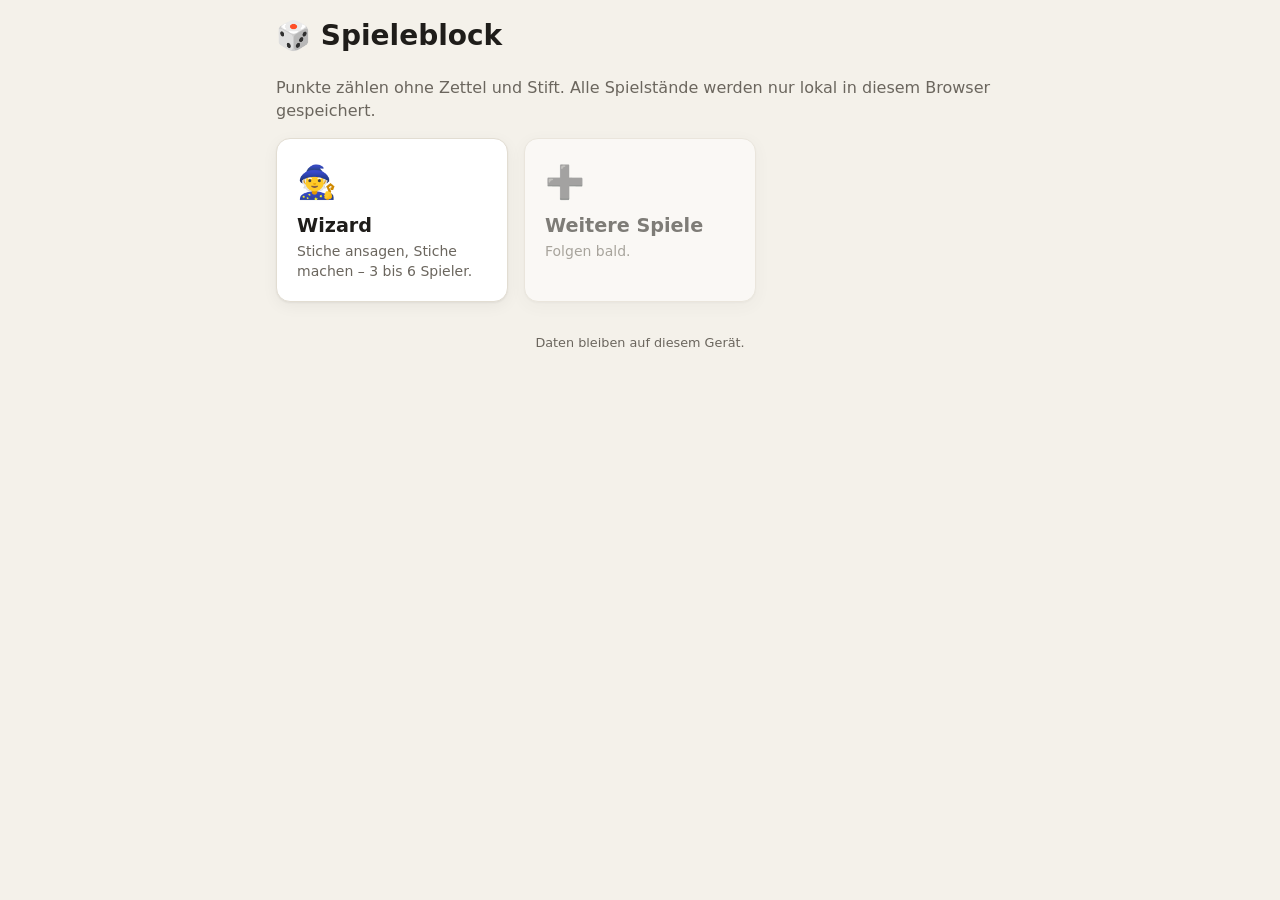
<file: index.html>
<!doctype html>
<html lang="de">
<head>
  <meta charset="utf-8">
  <meta name="viewport" content="width=device-width, initial-scale=1">
  <title>Spieleblock</title>
  <meta name="description" content="Digitaler Spieleblock zum Punkte zählen – direkt im Browser gespeichert.">
  <link rel="icon" href="data:image/svg+xml,<svg xmlns='http://www.w3.org/2000/svg' viewBox='0 0 100 100'><text y='.9em' font-size='90'>🎲</text></svg>">
  <link rel="stylesheet" href="assets/style.css">
</head>
<body>
  <main class="wrap">
    <header class="topbar">
      <h1>🎲 Spieleblock</h1>
    </header>

    <p class="muted">Punkte zählen ohne Zettel und Stift. Alle Spielstände werden nur lokal in diesem Browser gespeichert.</p>

    <section class="games">
      <a class="game-tile" href="wizard/">
        <div class="icon">🧙</div>
        <h2>Wizard</h2>
        <div class="muted small">Stiche ansagen, Stiche machen – 3 bis 6 Spieler.</div>
        <span class="badge hidden" id="wizard-badge"></span>
      </a>
      <div class="game-tile disabled">
        <div class="icon">➕</div>
        <h2>Weitere Spiele</h2>
        <div class="muted small">Folgen bald.</div>
      </div>
    </section>

    <footer>Daten bleiben auf diesem Gerät.</footer>
  </main>

  <script>
    // Zeigt auf der Kachel an, ob ein Wizard-Spiel läuft.
    try {
      var data = JSON.parse(localStorage.getItem('spieleblock.wizard.v1'));
      var running = Object.keys((data && data.games) || {})
        .map(function (id) { return data.games[id]; })
        .filter(function (g) { return g.rounds.length < g.totalRounds; })
        .sort(function (a, b) { return b.updated - a.updated; });
      var game = running[0];
      if (game) {
        var badge = document.getElementById('wizard-badge');
        badge.textContent = 'Laufendes Spiel · Runde ' + (game.rounds.length + 1) + '/' + game.totalRounds;
        badge.classList.remove('hidden');
      }
    } catch (e) {}
  </script>
</body>
</html>
</file>
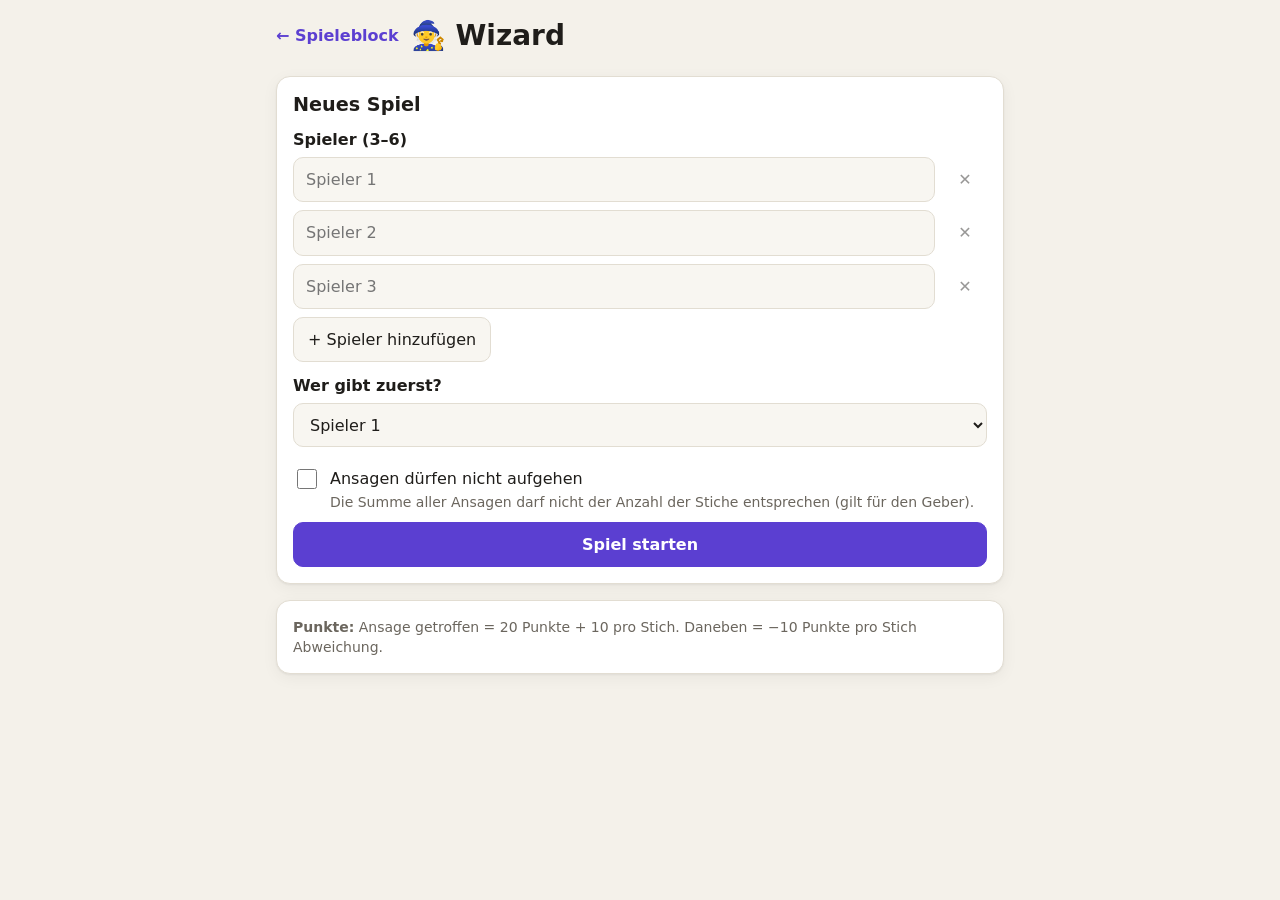
<file: wizard/index.html>
<!doctype html>
<html lang="de">
<head>
  <meta charset="utf-8">
  <meta name="viewport" content="width=device-width, initial-scale=1">
  <title>Wizard · Spieleblock</title>
  <meta name="description" content="Wizard-Spielblock: Ansagen und Stiche eintragen, Punkte werden automatisch berechnet.">
  <link rel="icon" href="data:image/svg+xml,<svg xmlns='http://www.w3.org/2000/svg' viewBox='0 0 100 100'><text y='.9em' font-size='90'>🧙</text></svg>">
  <link rel="stylesheet" href="../assets/style.css">
</head>
<body>
  <main class="wrap">
    <header class="topbar">
      <a class="back" href="../" id="back-link">← Spieleblock</a>
      <h1>🧙 Wizard</h1>
    </header>

    <!-- Neues Spiel / gespeicherte Spiele -->
    <section id="view-setup" class="hidden">
      <div class="card">
        <h2>Neues Spiel</h2>
        <div class="field">
          <label>Spieler (3–6)</label>
          <div id="player-inputs"></div>
          <button type="button" id="add-player">+ Spieler hinzufügen</button>
        </div>
        <div class="field">
          <label for="first-dealer">Wer gibt zuerst?</label>
          <select id="first-dealer"></select>
        </div>
        <label class="check">
          <input type="checkbox" id="opt-no-even">
          <span>Ansagen dürfen nicht aufgehen<br><span class="muted small">Die Summe aller Ansagen darf nicht der Anzahl der Stiche entsprechen (gilt für den Geber).</span></span>
        </label>
        <button type="button" class="btn-primary btn-block" id="start-game">Spiel starten</button>
      </div>

      <div class="card hidden" id="saved-card">
        <h2>Gespeicherte Spiele</h2>
        <ul class="saved" id="saved-list"></ul>
      </div>

      <div class="card small muted">
        <strong>Punkte:</strong> Ansage getroffen = 20 Punkte + 10 pro Stich.
        Daneben = −10 Punkte pro Stich Abweichung.
      </div>
    </section>

    <!-- Laufendes Spiel -->
    <section id="view-game" class="hidden">
      <div class="card" id="round-card"></div>
      <div class="card hidden" id="result-card"></div>
      <div class="card">
        <h2>Punkte</h2>
        <div class="table-wrap">
          <table class="scores" id="score-table"></table>
        </div>
      </div>
      <div class="btn-row">
        <button type="button" id="undo-round">↶ Letzte Runde bearbeiten</button>
        <button type="button" id="to-overview">Übersicht</button>
      </div>
    </section>
  </main>

  <div class="toast hidden" id="toast" role="status"></div>

  <script src="wizard.js"></script>
</body>
</html>
</file>
<file: assets/style.css>
:root {
  --bg: #f4f1ea;
  --surface: #ffffff;
  --surface-2: #f8f6f1;
  --text: #1f1d1a;
  --muted: #6b665e;
  --border: #e2ddd2;
  --accent: #5b3fd1;
  --accent-contrast: #ffffff;
  --accent-soft: #ece8fb;
  --good: #1f8a4c;
  --bad: #c0392b;
  --warn-bg: #fdf0e6;
  --warn-text: #9a4a10;
  --radius: 14px;
  --shadow: 0 1px 2px rgba(0, 0, 0, .05), 0 4px 16px rgba(0, 0, 0, .05);
  color-scheme: light;
}

@media (prefers-color-scheme: dark) {
  :root {
    --bg: #15141a;
    --surface: #1f1e26;
    --surface-2: #26252e;
    --text: #eceaf2;
    --muted: #a19fae;
    --border: #34323e;
    --accent: #9d87ff;
    --accent-contrast: #15141a;
    --accent-soft: #2c2745;
    --good: #4cc47f;
    --bad: #ff7a6b;
    --warn-bg: #3a2a1c;
    --warn-text: #ffb27a;
    --shadow: none;
    color-scheme: dark;
  }
}

* { box-sizing: border-box; }

html, body { margin: 0; padding: 0; }

body {
  background: var(--bg);
  color: var(--text);
  font-family: system-ui, -apple-system, "Segoe UI", Roboto, sans-serif;
  font-size: 16px;
  line-height: 1.45;
  -webkit-tap-highlight-color: transparent;
}

.wrap {
  max-width: 760px;
  margin: 0 auto;
  padding: 16px 16px 48px;
}

a { color: var(--accent); }

h1, h2, h3 { line-height: 1.2; margin: 0; }
h1 { font-size: 1.75rem; }
h2 { font-size: 1.2rem; }
h3 { font-size: 1rem; }

.muted { color: var(--muted); }
.small { font-size: .875rem; }

/* Top bar */
.topbar {
  display: flex;
  align-items: center;
  gap: 12px;
  margin-bottom: 20px;
  min-height: 40px;
}
.topbar h1 { flex: 1; }
.back {
  text-decoration: none;
  font-weight: 600;
  white-space: nowrap;
}

/* Cards */
.card {
  background: var(--surface);
  border: 1px solid var(--border);
  border-radius: var(--radius);
  box-shadow: var(--shadow);
  padding: 16px;
  margin-bottom: 16px;
}
.card > h2 { margin-bottom: 12px; }

/* Buttons */
button, .btn {
  font: inherit;
  cursor: pointer;
  border-radius: 10px;
  border: 1px solid var(--border);
  background: var(--surface-2);
  color: var(--text);
  padding: 10px 14px;
  min-height: 44px;
  text-decoration: none;
  display: inline-flex;
  align-items: center;
  justify-content: center;
  gap: 6px;
}
button:disabled { opacity: .45; cursor: not-allowed; }
.btn-primary {
  background: var(--accent);
  border-color: var(--accent);
  color: var(--accent-contrast);
  font-weight: 600;
}
.btn-danger { color: var(--bad); }
.btn-ghost { background: transparent; border-color: transparent; }
.btn-block { width: 100%; }
.btn-row { display: flex; gap: 8px; flex-wrap: wrap; }
.btn-row > * { flex: 1 1 auto; }

/* Forms */
input[type="text"], select {
  font: inherit;
  width: 100%;
  padding: 10px 12px;
  min-height: 44px;
  border-radius: 10px;
  border: 1px solid var(--border);
  background: var(--surface-2);
  color: var(--text);
}
input[type="text"]:focus, select:focus {
  outline: 2px solid var(--accent);
  outline-offset: 1px;
}
label.check {
  display: flex;
  align-items: flex-start;
  gap: 10px;
  padding: 8px 0;
  cursor: pointer;
}
label.check input { width: 20px; height: 20px; margin-top: 2px; accent-color: var(--accent); }
.field { margin-bottom: 12px; }
.field > label { display: block; font-weight: 600; margin-bottom: 6px; }

.player-row {
  display: flex;
  gap: 8px;
  margin-bottom: 8px;
}
.player-row input { flex: 1; }
.player-row button { flex: 0 0 44px; padding: 0; }

/* Home: game list */
.games {
  display: grid;
  grid-template-columns: repeat(auto-fill, minmax(220px, 1fr));
  gap: 16px;
}
.game-tile {
  display: block;
  text-decoration: none;
  color: inherit;
  background: var(--surface);
  border: 1px solid var(--border);
  border-radius: var(--radius);
  box-shadow: var(--shadow);
  padding: 20px;
  transition: transform .1s ease;
}
.game-tile:hover { transform: translateY(-2px); }
.game-tile .icon { font-size: 2rem; margin-bottom: 8px; }
.game-tile h2 { margin-bottom: 4px; }
.game-tile.disabled { opacity: .55; pointer-events: none; }
.badge {
  display: inline-block;
  margin-top: 10px;
  padding: 3px 10px;
  border-radius: 999px;
  background: var(--accent-soft);
  color: var(--accent);
  font-size: .8rem;
  font-weight: 600;
}

/* Saved games list */
.saved { list-style: none; margin: 0; padding: 0; }
.saved li {
  display: flex;
  align-items: center;
  gap: 8px;
  padding: 10px 0;
  border-top: 1px solid var(--border);
}
.saved li:first-child { border-top: 0; }
.saved .info { flex: 1; min-width: 0; }
.saved .names { font-weight: 600; overflow: hidden; text-overflow: ellipsis; white-space: nowrap; }

/* Round panel */
.round-head {
  display: flex;
  justify-content: space-between;
  align-items: baseline;
  gap: 8px;
  flex-wrap: wrap;
  margin-bottom: 4px;
}
.phase-label {
  font-size: .8rem;
  font-weight: 700;
  text-transform: uppercase;
  letter-spacing: .04em;
  color: var(--accent);
}
.entry {
  display: flex;
  align-items: center;
  gap: 12px;
  padding: 10px 0;
  border-top: 1px solid var(--border);
}
.entry:first-of-type { border-top: 0; }
.entry .who { flex: 1; min-width: 0; }
.entry .who .name { font-weight: 600; overflow-wrap: anywhere; }
.tag {
  display: inline-block;
  font-size: .72rem;
  font-weight: 700;
  padding: 1px 7px;
  border-radius: 999px;
  background: var(--accent-soft);
  color: var(--accent);
  margin-left: 4px;
  vertical-align: 1px;
}

.stepper { display: flex; align-items: center; gap: 6px; }
.stepper button {
  width: 44px;
  padding: 0;
  font-size: 1.3rem;
  font-weight: 600;
}
.stepper .val {
  min-width: 2.2ch;
  text-align: center;
  font-size: 1.4rem;
  font-weight: 700;
  font-variant-numeric: tabular-nums;
}

.sumline {
  margin: 12px 0;
  padding: 10px 12px;
  border-radius: 10px;
  background: var(--surface-2);
  font-size: .95rem;
}
.sumline.warn { background: var(--warn-bg); color: var(--warn-text); }

/* Score table */
.table-wrap {
  overflow-x: auto;
  -webkit-overflow-scrolling: touch;
  margin: 0 -16px;
  padding: 0 16px;
}
table.scores {
  border-collapse: collapse;
  width: 100%;
  font-variant-numeric: tabular-nums;
}
.scores th, .scores td {
  padding: 8px 6px;
  text-align: center;
  border-bottom: 1px solid var(--border);
  min-width: 72px;
}
.scores th:first-child, .scores td:first-child {
  min-width: 36px;
  width: 36px;
  color: var(--muted);
  text-align: left;
  position: sticky;
  left: 0;
  background: var(--surface);
}
.scores thead th {
  font-size: .85rem;
  vertical-align: bottom;
}
.scores thead .pname { display: block; overflow-wrap: anywhere; }
.scores thead .ptotal { display: block; font-size: 1.25rem; font-weight: 800; }
.scores thead th.leader .ptotal { color: var(--accent); }
.scores td .cum { font-weight: 700; font-size: 1.05rem; }
.scores td .detail { display: block; font-size: .75rem; color: var(--muted); white-space: nowrap; }
.scores td .delta.pos { color: var(--good); }
.scores td .delta.neg { color: var(--bad); }
.scores tr.dealer-row td { background: transparent; }

/* Ranking */
.ranking { list-style: none; margin: 0; padding: 0; }
.ranking li {
  display: flex;
  align-items: center;
  gap: 12px;
  padding: 10px 0;
  border-top: 1px solid var(--border);
  font-size: 1.05rem;
}
.ranking li:first-child { border-top: 0; }
.ranking .place { width: 2.2em; font-weight: 800; color: var(--muted); }
.ranking li:first-child .place { color: var(--accent); }
.ranking .rname { flex: 1; font-weight: 600; overflow-wrap: anywhere; }
.ranking .rscore { font-weight: 800; font-variant-numeric: tabular-nums; }

.hidden { display: none !important; }

.toast {
  position: fixed;
  left: 50%;
  bottom: 24px;
  transform: translateX(-50%);
  background: var(--text);
  color: var(--bg);
  padding: 10px 16px;
  border-radius: 10px;
  font-size: .9rem;
  max-width: calc(100% - 32px);
  z-index: 10;
}

footer {
  margin-top: 32px;
  text-align: center;
  font-size: .8rem;
  color: var(--muted);
}
</file>
